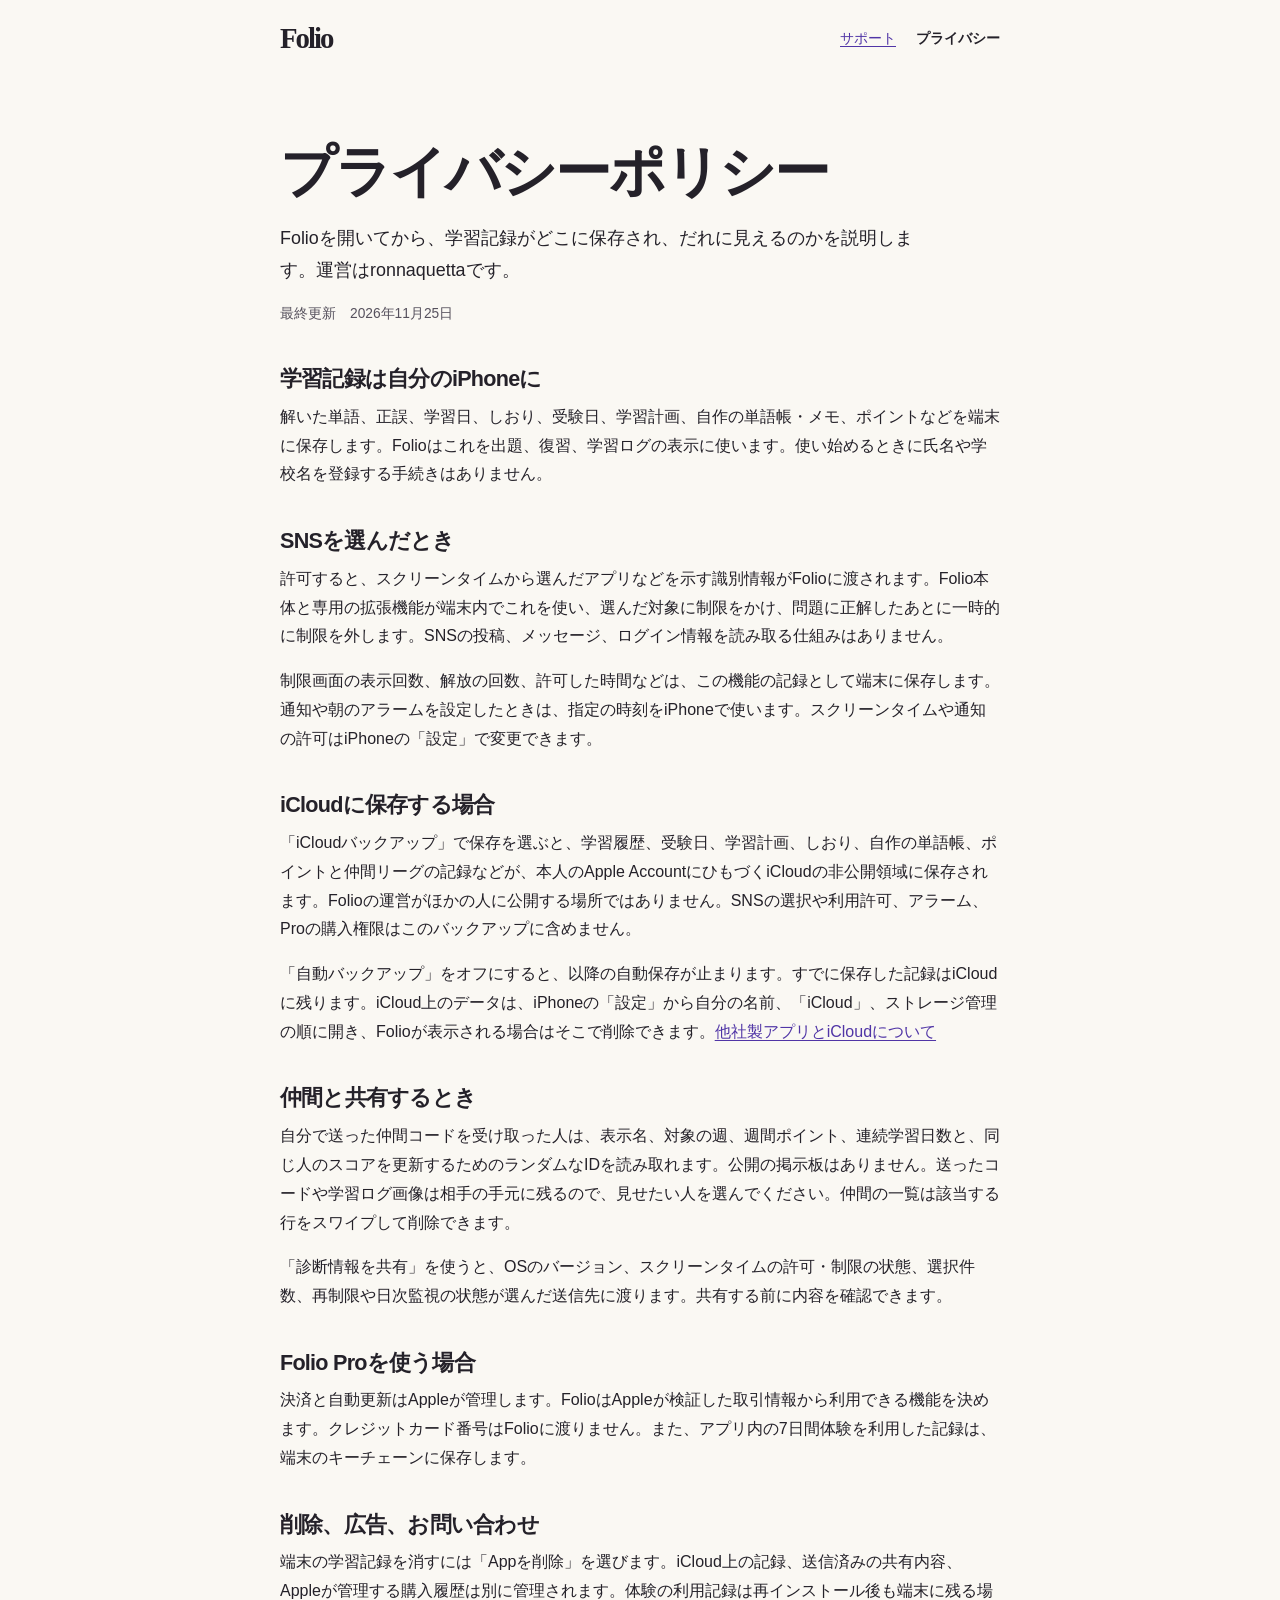
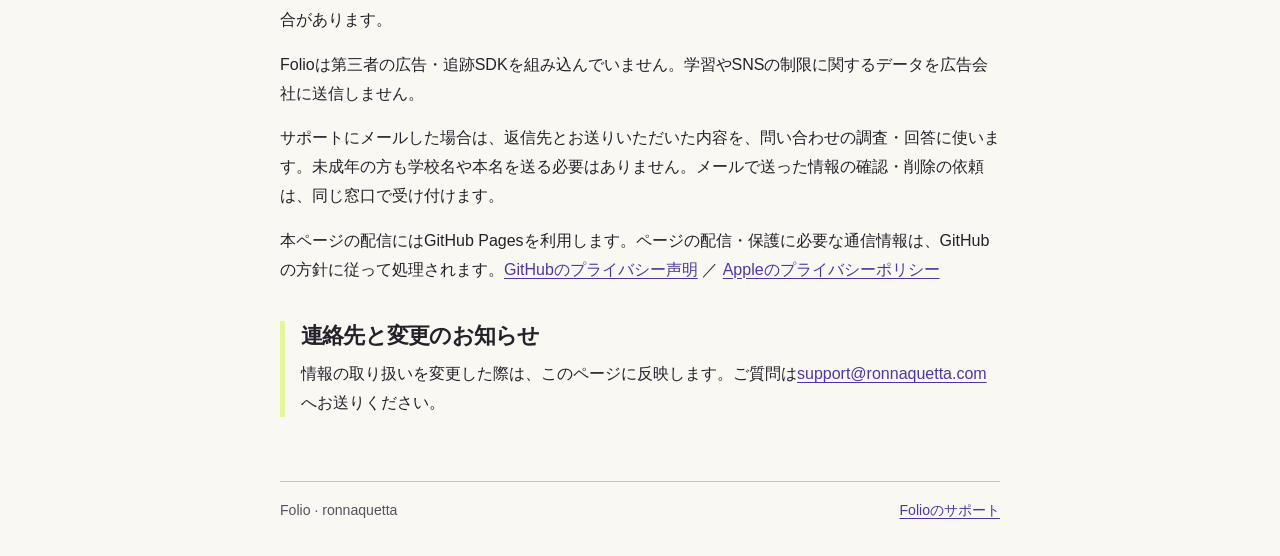
<file: privacy/index.html>
<!doctype html>
<html lang="ja">
<head>
  <meta charset="utf-8">
  <meta name="viewport" content="width=device-width, initial-scale=1">
  <title>Folio｜プライバシーポリシー</title>
  <meta name="description" content="Folioの学習記録、スクリーンタイム、任意のiCloud保存・共有、購入、お問い合わせに関するプライバシーポリシーです。">
  <link rel="canonical" href="https://yujirookano.github.io/folio-student-support/privacy/">
  <link rel="stylesheet" href="../site.css">
</head>
<body>
<a class="skip" href="#main">本文へ移動</a>
<header><a class="mark" href="../support/" aria-label="Folio サポート">Folio</a><nav aria-label="ページ"><a href="../support/">サポート</a><a href="../privacy/" aria-current="page">プライバシー</a></nav></header>
<main id="main">
  <h1>プライバシーポリシー</h1>
  <p class="lead">Folioを開いてから、学習記録がどこに保存され、だれに見えるのかを説明します。運営はronnaquettaです。</p>
  <p class="date">最終更新　2026年11月25日</p>
  <h2>学習記録は自分のiPhoneに</h2>
  <p>解いた単語、正誤、学習日、しおり、受験日、学習計画、自作の単語帳・メモ、ポイントなどを端末に保存します。Folioはこれを出題、復習、学習ログの表示に使います。使い始めるときに氏名や学校名を登録する手続きはありません。</p>
  <h2>SNSを選んだとき</h2>
  <p>許可すると、スクリーンタイムから選んだアプリなどを示す識別情報がFolioに渡されます。Folio本体と専用の拡張機能が端末内でこれを使い、選んだ対象に制限をかけ、問題に正解したあとに一時的に制限を外します。SNSの投稿、メッセージ、ログイン情報を読み取る仕組みはありません。</p>
  <p>制限画面の表示回数、解放の回数、許可した時間などは、この機能の記録として端末に保存します。通知や朝のアラームを設定したときは、指定の時刻をiPhoneで使います。スクリーンタイムや通知の許可はiPhoneの「設定」で変更できます。</p>
  <h2>iCloudに保存する場合</h2>
  <p>「iCloudバックアップ」で保存を選ぶと、学習履歴、受験日、学習計画、しおり、自作の単語帳、ポイントと仲間リーグの記録などが、本人のApple AccountにひもづくiCloudの非公開領域に保存されます。Folioの運営がほかの人に公開する場所ではありません。SNSの選択や利用許可、アラーム、Proの購入権限はこのバックアップに含めません。</p>
  <p>「自動バックアップ」をオフにすると、以降の自動保存が止まります。すでに保存した記録はiCloudに残ります。iCloud上のデータは、iPhoneの「設定」から自分の名前、「iCloud」、ストレージ管理の順に開き、Folioが表示される場合はそこで削除できます。<a href="https://support.apple.com/ja-jp/guide/icloud/mm62d92d6b3e/icloud">他社製アプリとiCloudについて</a></p>
  <h2>仲間と共有するとき</h2>
  <p>自分で送った仲間コードを受け取った人は、表示名、対象の週、週間ポイント、連続学習日数と、同じ人のスコアを更新するためのランダムなIDを読み取れます。公開の掲示板はありません。送ったコードや学習ログ画像は相手の手元に残るので、見せたい人を選んでください。仲間の一覧は該当する行をスワイプして削除できます。</p>
  <p>「診断情報を共有」を使うと、OSのバージョン、スクリーンタイムの許可・制限の状態、選択件数、再制限や日次監視の状態が選んだ送信先に渡ります。共有する前に内容を確認できます。</p>
  <h2>Folio Proを使う場合</h2>
  <p>決済と自動更新はAppleが管理します。FolioはAppleが検証した取引情報から利用できる機能を決めます。クレジットカード番号はFolioに渡りません。また、アプリ内の7日間体験を利用した記録は、端末のキーチェーンに保存します。</p>
  <h2>削除、広告、お問い合わせ</h2>
  <p>端末の学習記録を消すには「Appを削除」を選びます。iCloud上の記録、送信済みの共有内容、Appleが管理する購入履歴は別に管理されます。体験の利用記録は再インストール後も端末に残る場合があります。</p>
  <p>Folioは第三者の広告・追跡SDKを組み込んでいません。学習やSNSの制限に関するデータを広告会社に送信しません。</p>
  <p>サポートにメールした場合は、返信先とお送りいただいた内容を、問い合わせの調査・回答に使います。未成年の方も学校名や本名を送る必要はありません。メールで送った情報の確認・削除の依頼は、同じ窓口で受け付けます。</p>
  <p>本ページの配信にはGitHub Pagesを利用します。ページの配信・保護に必要な通信情報は、GitHubの方針に従って処理されます。<a href="https://docs.github.com/ja/site-policy/privacy-policies/github-general-privacy-statement">GitHubのプライバシー声明</a> ／ <a href="https://www.apple.com/legal/privacy/jp/">Appleのプライバシーポリシー</a></p>
  <section class="contact"><h2>連絡先と変更のお知らせ</h2><p>情報の取り扱いを変更した際は、このページに反映します。ご質問は<a href="mailto:support@ronnaquetta.com?subject=Folio%20プライバシー">support@ronnaquetta.com</a>へお送りください。</p></section>
</main>
<footer><span>Folio · ronnaquetta</span><a href="../support/">Folioのサポート</a></footer>
</body>
</html>
</file>
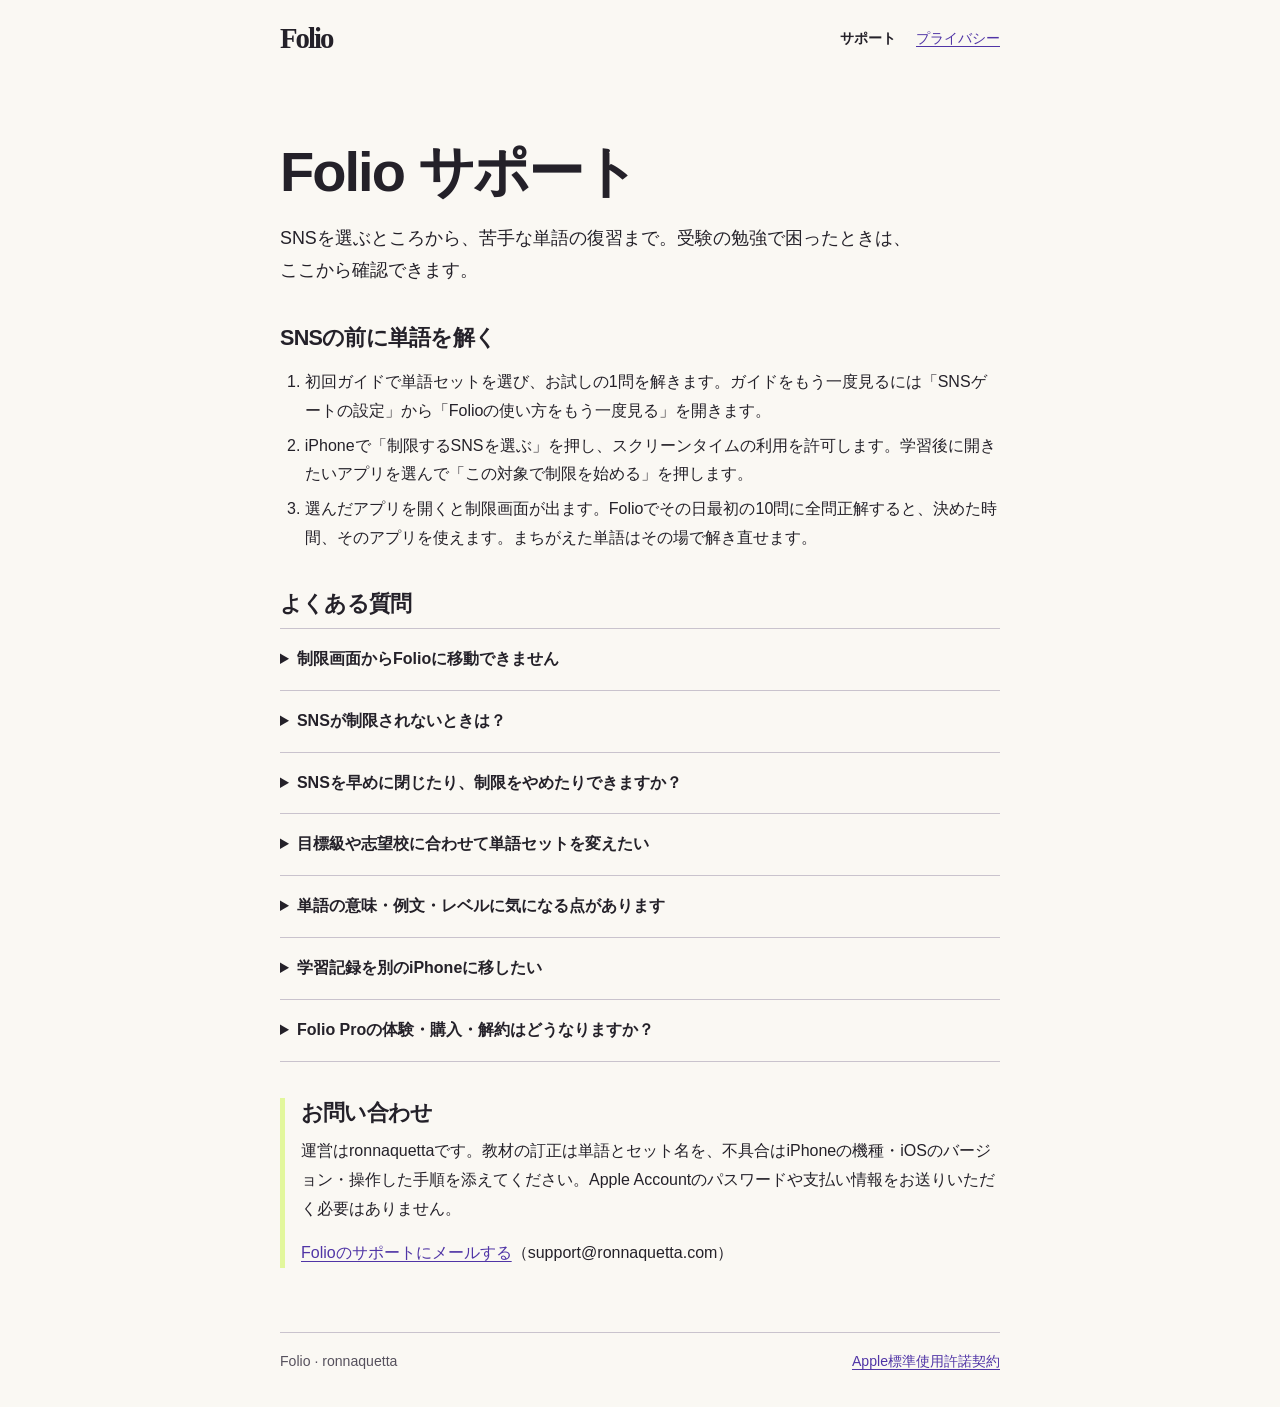
<file: support/index.html>
<!doctype html>
<html lang="ja">
<head>
  <meta charset="utf-8">
  <meta name="viewport" content="width=device-width, initial-scale=1">
  <title>Folio サポート｜SNSの前に英単語</title>
  <meta name="description" content="Folioで大学受験や目標級の単語を学ぶ方へ。SNSの選び方、制限の解除、教材の訂正、Folio Proのお問い合わせを案内します。">
  <link rel="canonical" href="https://yujirookano.github.io/folio-student-support/support/">
  <link rel="stylesheet" href="../site.css">
</head>
<body>
<a class="skip" href="#main">本文へ移動</a>
<header><a class="mark" href="../support/" aria-label="Folio サポート">Folio</a><nav aria-label="ページ"><a href="../support/" aria-current="page">サポート</a><a href="../privacy/">プライバシー</a></nav></header>
<main id="main">
  <h1>Folio サポート</h1>
  <p class="lead">SNSを選ぶところから、苦手な単語の復習まで。受験の勉強で困ったときは、ここから確認できます。</p>
  <h2>SNSの前に単語を解く</h2>
  <ol>
    <li>初回ガイドで単語セットを選び、お試しの1問を解きます。ガイドをもう一度見るには「SNSゲートの設定」から「Folioの使い方をもう一度見る」を開きます。</li>
    <li>iPhoneで「制限するSNSを選ぶ」を押し、スクリーンタイムの利用を許可します。学習後に開きたいアプリを選んで「この対象で制限を始める」を押します。</li>
    <li>選んだアプリを開くと制限画面が出ます。Folioでその日最初の10問に全問正解すると、決めた時間、そのアプリを使えます。まちがえた単語はその場で解き直せます。</li>
  </ol>
  <h2>よくある質問</h2>
  <details><summary>制限画面からFolioに移動できません</summary><p>iOS 26.5以降では制限画面のボタンからFolioを開けます。それ以前のiOSでは、ホーム画面に戻ってFolioを開き、「ミッションを解く」を選んでください。</p></details>
  <details><summary>SNSが制限されないときは？</summary><p>iPhoneの「設定」からスクリーンタイムでFolioの許可を確認します。Folioで対象を選び直し、「この対象で制限を始める」または「この対象に変更する」を押してください。「タイマーと制限」の「制限の復旧・診断」では「現在の制限を再適用」を試せます。</p></details>
  <details><summary>SNSを早めに閉じたり、制限をやめたりできますか？</summary><p>利用時間の途中で勉強に戻るときは「タイマーと制限」の「今すぐロック」を選びます。Folioによる制限そのものを外すには「SNSゲートの設定」の「設定を解除」を押します。単語学習はその後も続けられます。</p></details>
  <details><summary>目標級や志望校に合わせて単語セットを変えたい</summary><p>「ミッションの単語セット」で、大学受験の4段階、または5級から1級までの8区分から選びます。同じ単語を別のセットで学んでも、その単語の学習記録は引き継がれます。級と大学レベルは、Folioの編集上の目安です。</p></details>
  <details><summary>単語の意味・例文・レベルに気になる点があります</summary><p>下の窓口に、英単語とセット名、表示された意味や例文、気になった点をお知らせください。ほかの人の名前や学校名は伏せていただいて構いません。</p></details>
  <details><summary>学習記録を別のiPhoneに移したい</summary><p>保存元の「ポイントと仲間リーグ」から「iCloudバックアップ」を開き、「今すぐ保存」を押して、保存日時を確かめます。移行先で同じApple Accountを使い、「iCloudの記録を確認して復元」から保存日時を確認してください。「この内容で復元する」を選ぶと、移行先の学習記録が置き換わります。SNSの選択とアラームは新しいiPhoneで設定します。</p></details>
  <details><summary>Folio Proの体験・購入・解約はどうなりますか？</summary><p>アプリ内の7日間体験は端末ごとに1回です。体験期間が終わると無料プランに戻ります。有料契約はAppleの購入画面で確定すると始まります。日本向けの設定価格は月額300円・年額3,000円で、どちらも自動更新です。</p><p>機種変更後は、購入時と同じApple Accountを使用して「Folio Pro」の「購入を復元」を選んでください。更新の停止や契約の確認は「サブスクリプションを管理」から行えます。<a href="https://apps.apple.com/account/subscriptions">Appleで契約を管理する</a> ／ <a href="https://reportaproblem.apple.com/">Appleに返金を申請する</a></p></details>
  <section class="contact"><h2>お問い合わせ</h2>
    <p>運営はronnaquettaです。教材の訂正は単語とセット名を、不具合はiPhoneの機種・iOSのバージョン・操作した手順を添えてください。Apple Accountのパスワードや支払い情報をお送りいただく必要はありません。</p>
    <p><a href="mailto:support@ronnaquetta.com?subject=Folio%20サポート">Folioのサポートにメールする</a>（support@ronnaquetta.com）</p>
  </section>
</main>
<footer><span>Folio · ronnaquetta</span><a href="https://www.apple.com/legal/internet-services/itunes/dev/stdeula/">Apple標準使用許諾契約</a></footer>
</body>
</html>
</file>
<file: site.css>
:root {
  color-scheme: light;
  --paper: #faf8f3;
  --ink: #242129;
  --muted: #56515d;
  --violet: #5035a6;
  --line: #c9c3cd;
  --lime: #e2f79c;
  font: 100%/1.8 -apple-system, BlinkMacSystemFont, "Hiragino Sans", "Yu Gothic", sans-serif;
}
* { box-sizing: border-box; }
body { margin: 0; background: var(--paper); color: var(--ink); overflow-wrap: anywhere; }
a { color: var(--violet); text-decoration-thickness: .09em; text-underline-offset: .19em; }
a:focus-visible, summary:focus-visible { outline: 3px solid var(--violet); outline-offset: .26em; }
.skip { position: absolute; left: 1rem; top: -6rem; z-index: 1; background: var(--paper); }
.skip:focus { top: 1rem; }
header, main, footer { width: min(calc(100% - 2.4rem), 45rem); margin-inline: auto; }
header, footer { display: flex; gap: 1rem; align-items: center; justify-content: space-between; flex-wrap: wrap; }
header { padding: 1.05rem 0; }
.mark { font: 700 1.8rem/1 Georgia, serif; letter-spacing: -.07em; text-decoration: none; color: var(--ink); }
nav { display: flex; gap: 1.25rem; }
nav a, footer { font-size: .88rem; }
nav a { display: inline-flex; min-height: 44px; align-items: center; }
nav a[aria-current] { color: var(--ink); text-decoration: none; font-weight: 700; }
main { padding: clamp(1.5rem, 6vw, 3.5rem) 0 3rem; }
h1, h2 { line-height: 1.35; letter-spacing: -.035em; text-wrap: balance; }
h1 { font-size: clamp(2rem, 7vw, 3.5rem); margin: 0 0 .8rem; }
h2 { margin: 2.3rem 0 .6rem; font-size: 1.35rem; }
p { margin: .5rem 0 1rem; }
.lead { font-size: 1.12rem; max-width: 36em; }
.date, footer { color: var(--muted); }
.date { font-size: .86rem; }
ul, ol { padding-inline-start: 1.55rem; }
li + li { margin-top: .35rem; }
details { border-top: 1px solid var(--line); }
details:last-of-type { border-bottom: 1px solid var(--line); }
summary { padding: 1rem 0; font-size: 1rem; font-weight: 700; cursor: pointer; }
details p, details ol { margin-top: 0; }
.contact { border-left: .35rem solid var(--lime); padding-left: 1rem; }
footer { border-top: 1px solid var(--line); padding: 1rem 0 2rem; }
@media(max-width: 25rem) {
  header, main, footer { width: calc(100% - 1.6rem); }
  header { gap: .35rem; }
  nav { gap: .7rem; }
}
</file>
